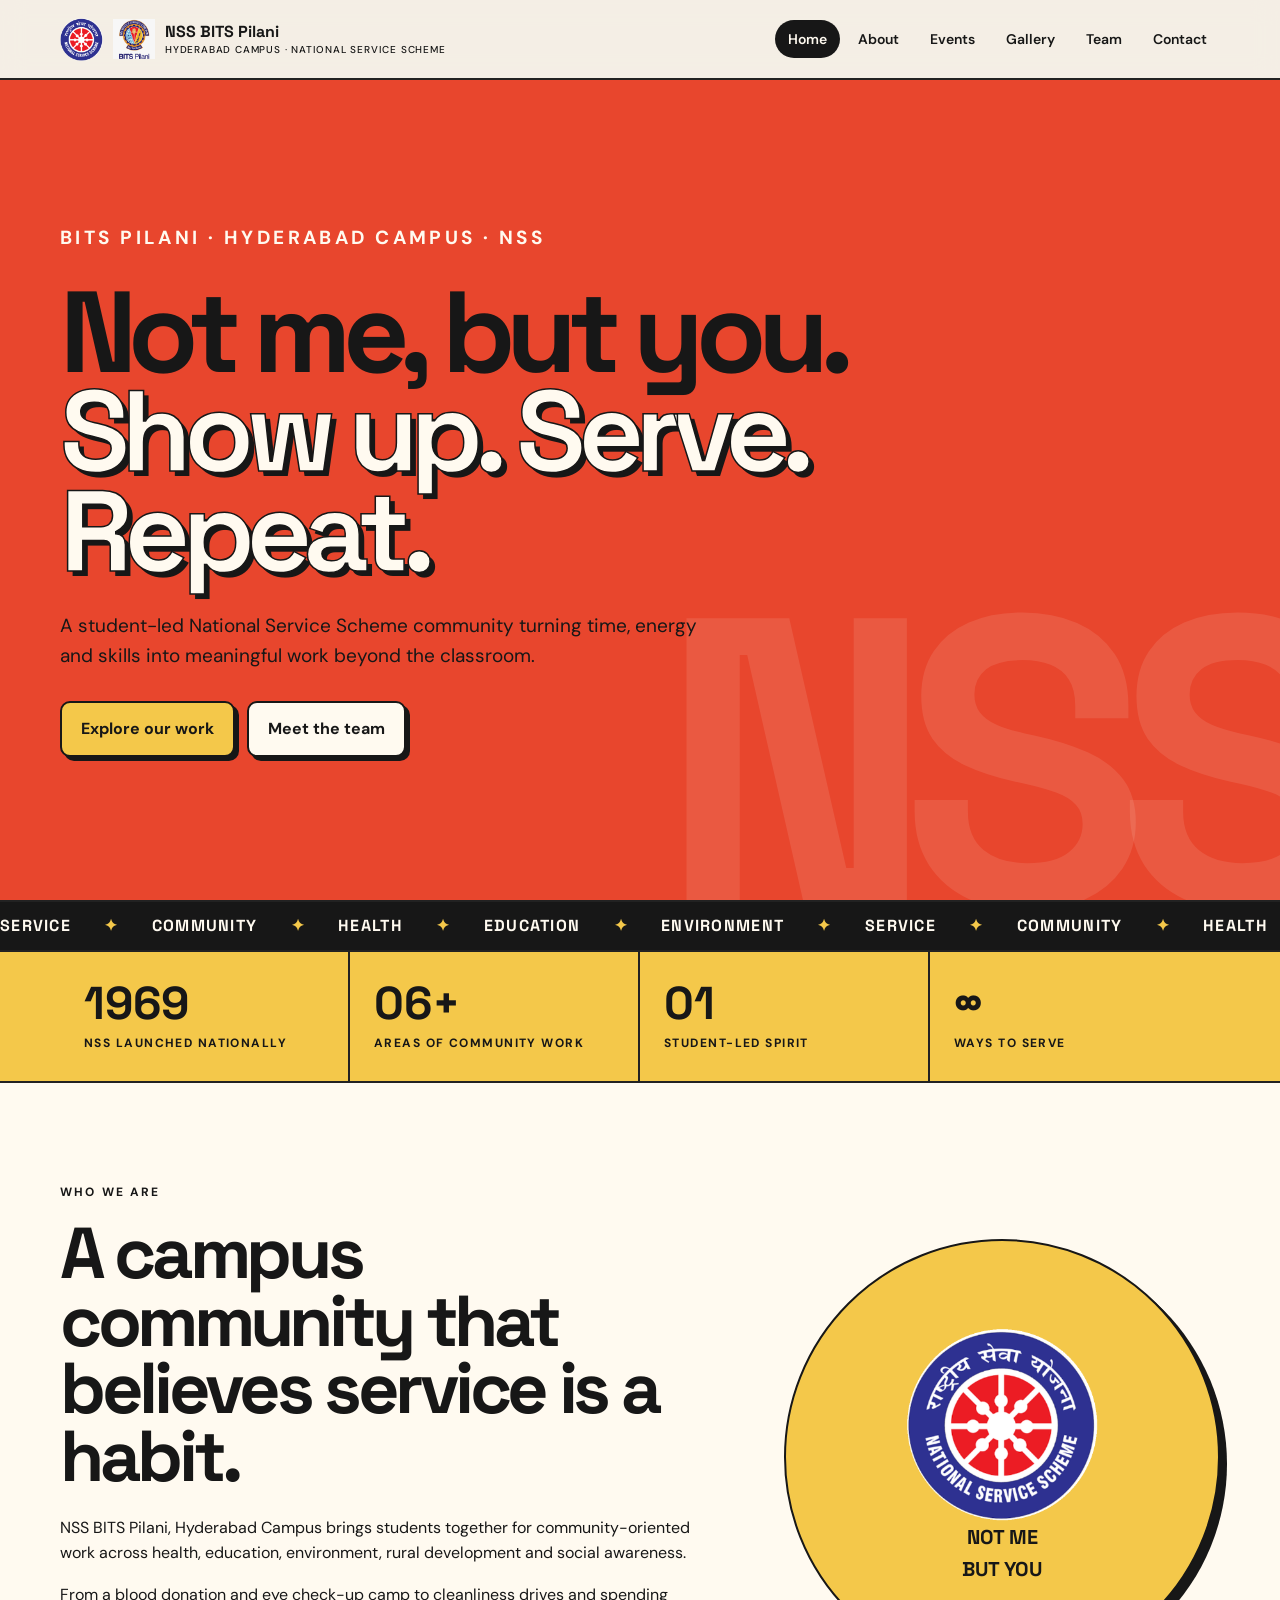
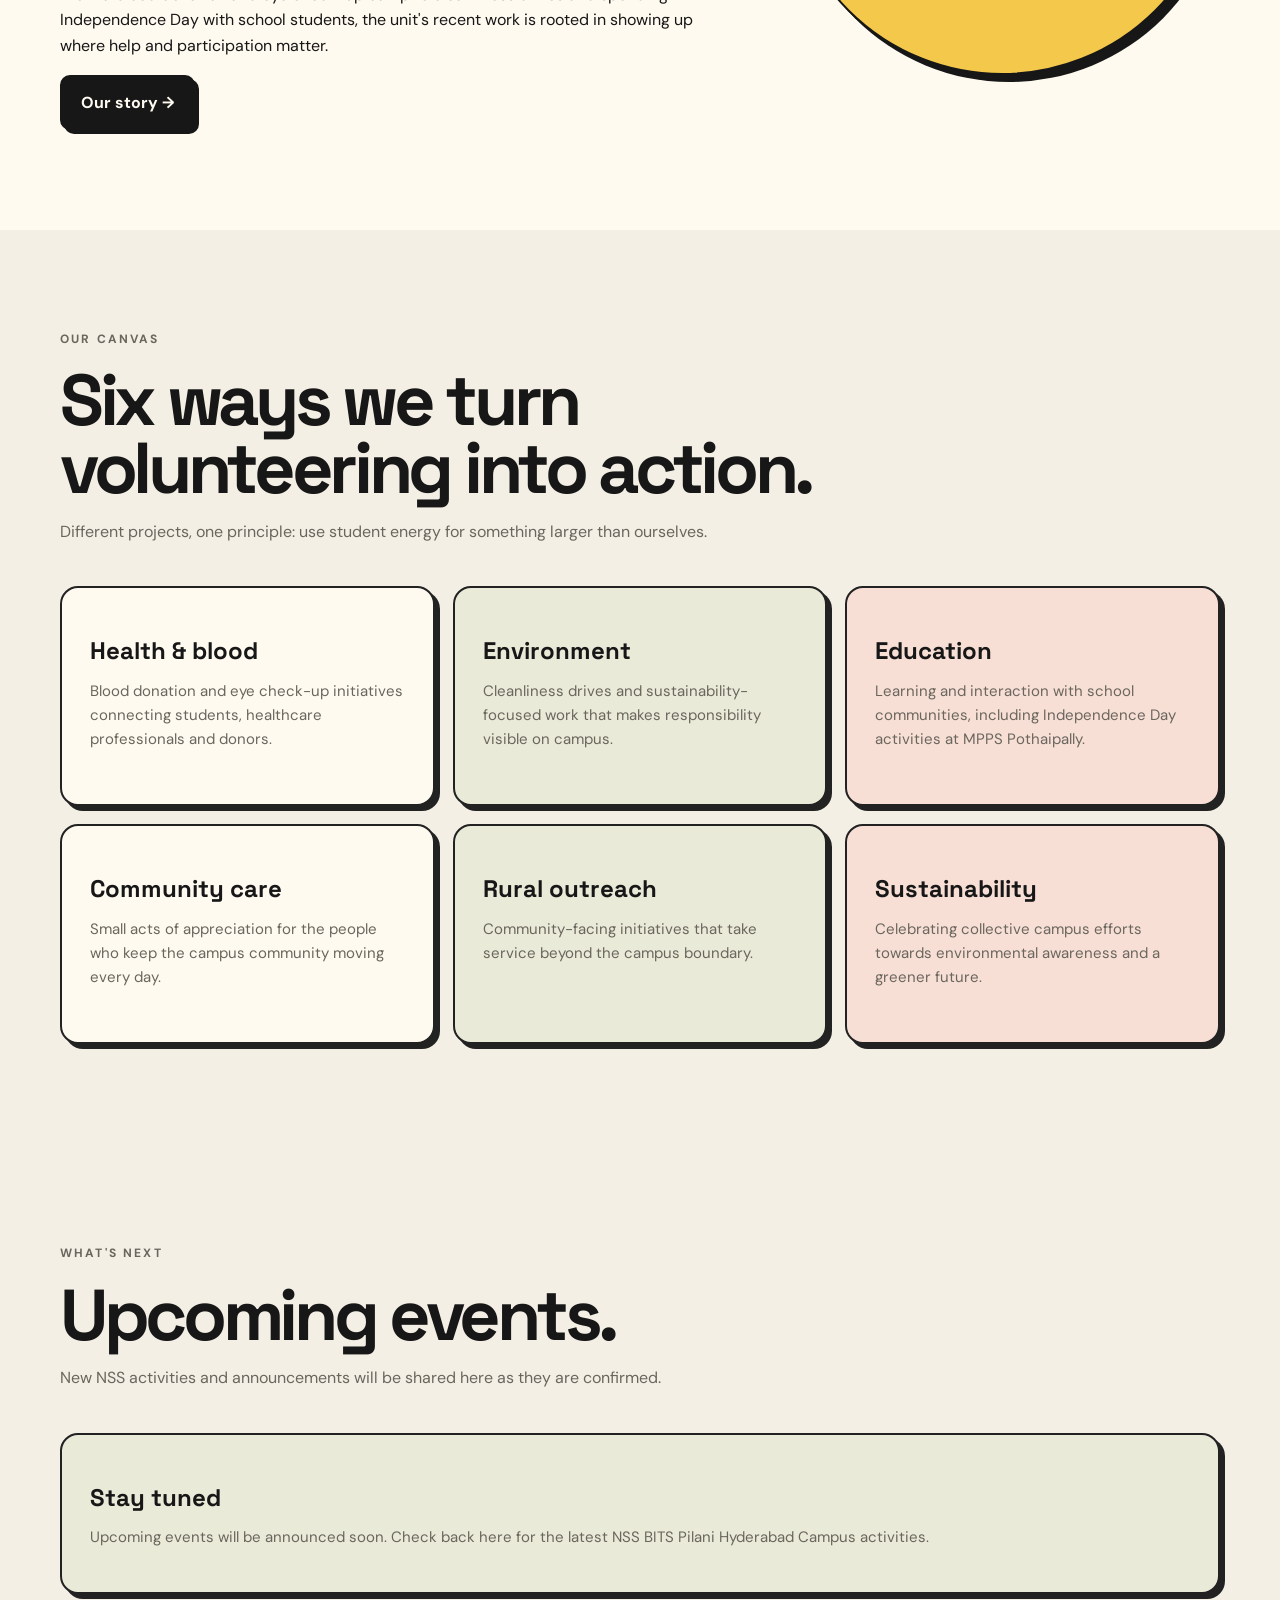
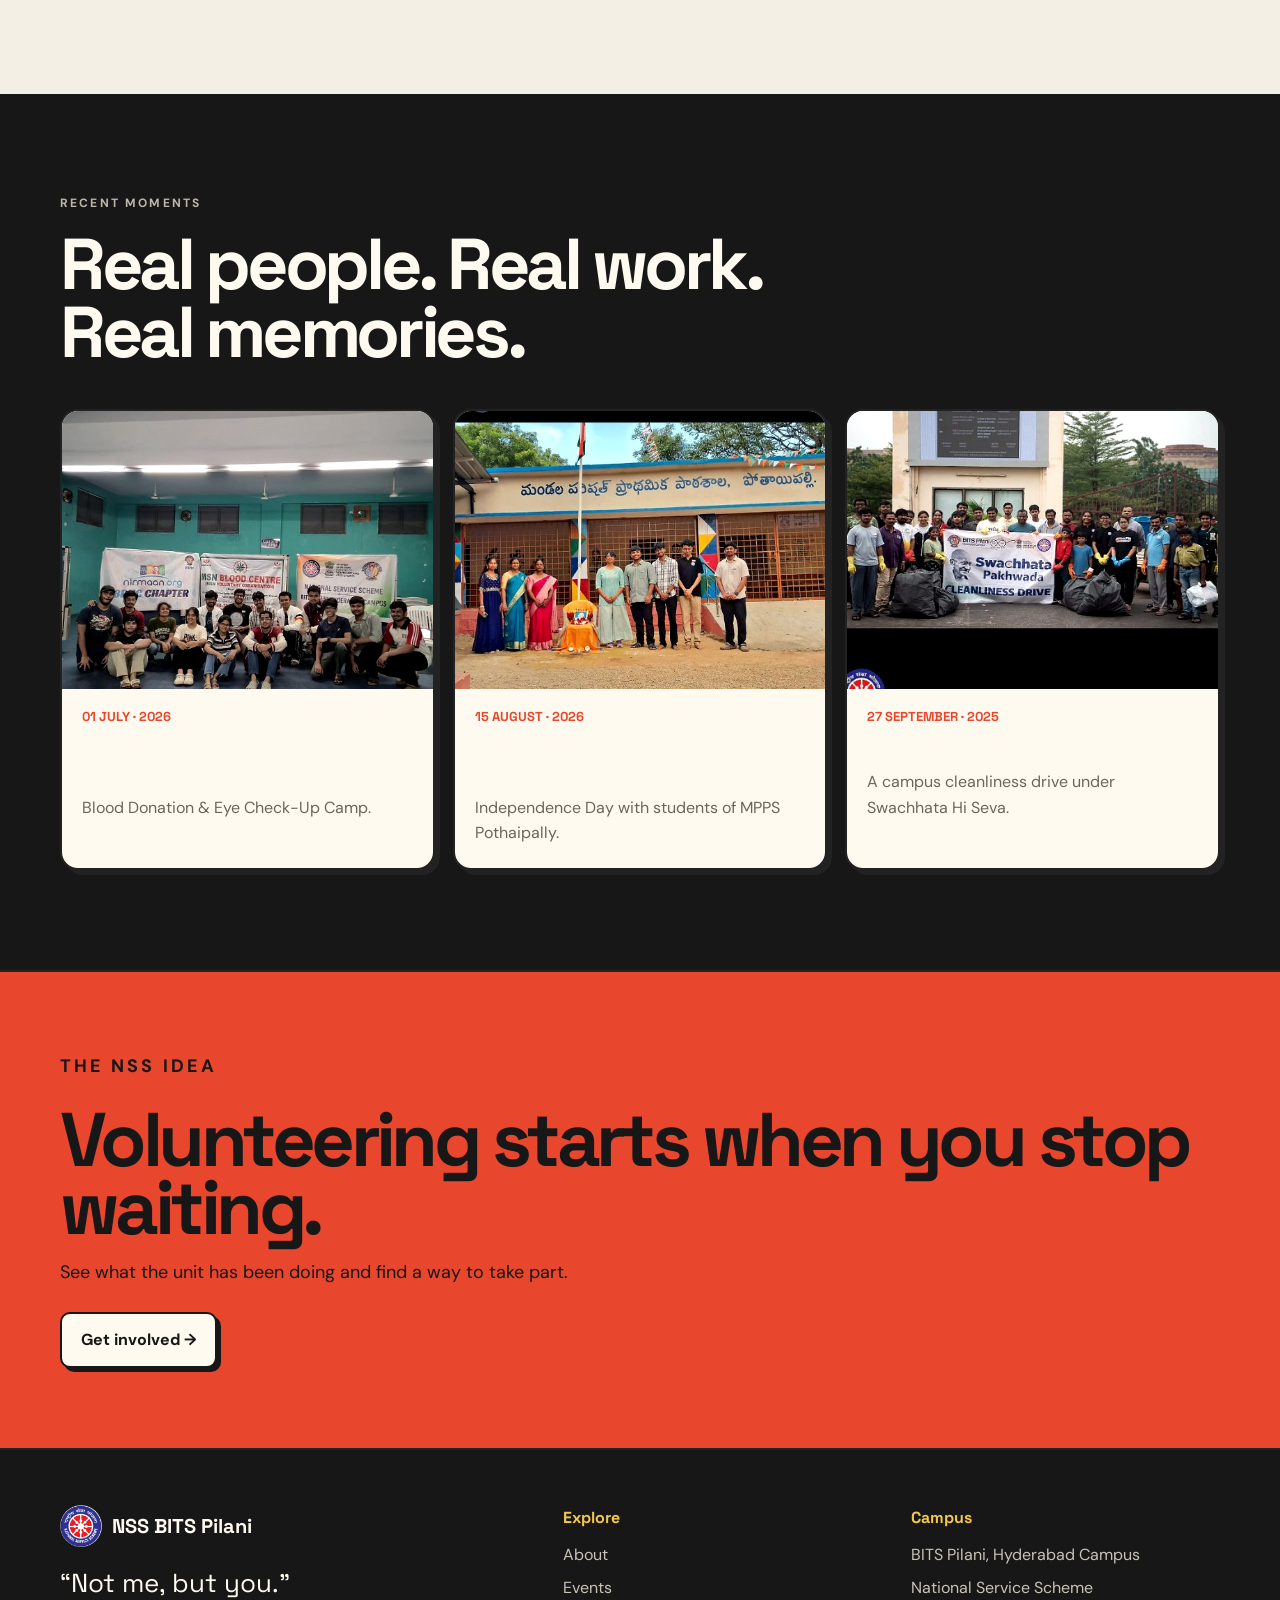
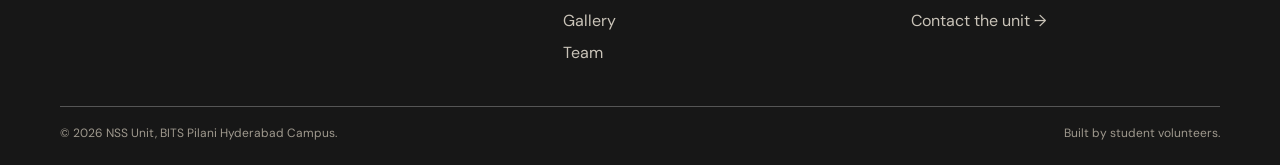
<file: redupdate15/index.html>
<!doctype html><html lang="en"><head><meta charset="utf-8"><meta name="viewport" content="width=device-width,initial-scale=1"><title>NSS BITS Pilani — Hyderabad Campus</title><meta name="description" content="NSS BITS Pilani, Hyderabad Campus — service, community, health, education and environment."><link rel="stylesheet" href="css/style.css"></head><body>
<nav class="nav"><div class="nav__inner container"><a class="nav__brand" href="index.html"><img class="wheel-mark" src="images/nss-logo.png" alt="NSS emblem"><img class="college-mark" src="images/bits-pilani-logo.png" alt="BITS Pilani"><span class="nav__wordmark">NSS BITS Pilani<small>Hyderabad Campus · National Service Scheme</small></span></a><ul class="nav__links"><li><a aria-current="page" href="index.html">Home</a></li><li><a href="about.html">About</a></li><li><a href="events.html">Events</a></li><li><a href="gallery.html">Gallery</a></li><li><a href="team.html">Team</a></li><li><a href="contact.html">Contact</a></li></ul><button class="nav__toggle" aria-label="Menu" aria-expanded="false"><span></span><span></span><span></span></button></div></nav>
<header class="hero"><div class="hero__inner"><p class="eyebrow">BITS Pilani · Hyderabad Campus · NSS</p><h1>Not me, but you.<em>Show up. Serve. Repeat.</em></h1><p>A student-led National Service Scheme community turning time, energy and skills into meaningful work beyond the classroom.</p><div class="hero__ctas"><a class="btn btn--primary" href="events.html">Explore our work</a><a class="btn btn--light" href="team.html">Meet the team</a></div></div></header>
<div class="ticker"><div class="ticker__track">SERVICE <span>✦</span> COMMUNITY <span>✦</span> HEALTH <span>✦</span> EDUCATION <span>✦</span> ENVIRONMENT <span>✦</span> SERVICE <span>✦</span> COMMUNITY <span>✦</span> HEALTH <span>✦</span> EDUCATION <span>✦</span> ENVIRONMENT <span>✦</span></div></div>
<section class="stats"><div class="stats__grid"><div class="stat"><div class="stat__num">1969</div><div class="stat__label">NSS launched nationally</div></div><div class="stat"><div class="stat__num">06+</div><div class="stat__label">Areas of community work</div></div><div class="stat"><div class="stat__num">01</div><div class="stat__label">Student-led spirit</div></div><div class="stat"><div class="stat__num">∞</div><div class="stat__label">Ways to serve</div></div></div></section>
<section class="section section--cream"><div class="container split"><div class="split__text reveal"><p class="eyebrow">Who we are</p><h2>A campus community that believes service is a habit.</h2><p>NSS BITS Pilani, Hyderabad Campus brings students together for community-oriented work across health, education, environment, rural development and social awareness.</p><p>From a blood donation and eye check-up camp to cleanliness drives and spending Independence Day with school students, the unit's recent work is rooted in showing up where help and participation matter.</p><a class="btn btn--dark" href="about.html">Our story →</a></div><div class="stamp reveal"><div><img src="images/nss-logo.png" alt="NSS emblem"><strong>Not Me<br>But You</strong></div></div></div></section>
<section class="section"><div class="container"><div class="section__head reveal"><p class="eyebrow">Our canvas</p><h2>Six ways we turn volunteering into action.</h2><p>Different projects, one principle: use student energy for something larger than ourselves.</p></div><div class="grid-cards"><article class="card reveal"><h3>Health & blood</h3><p>Blood donation and eye check-up initiatives connecting students, healthcare professionals and donors.</p></article><article class="card reveal"><h3>Environment</h3><p>Cleanliness drives and sustainability-focused work that makes responsibility visible on campus.</p></article><article class="card reveal"><h3>Education</h3><p>Learning and interaction with school communities, including Independence Day activities at MPPS Pothaipally.</p></article><article class="card reveal"><h3>Community care</h3><p>Small acts of appreciation for the people who keep the campus community moving every day.</p></article><article class="card reveal"><h3>Rural outreach</h3><p>Community-facing initiatives that take service beyond the campus boundary.</p></article><article class="card reveal"><h3>Sustainability</h3><p>Celebrating collective campus efforts towards environmental awareness and a greener future.</p></article></div></div></section>
<section class="section"><div class="container"><div class="section__head reveal"><p class="eyebrow">What's next</p><h2>Upcoming events.</h2><p>New NSS activities and announcements will be shared here as they are confirmed.</p></div><div class="card reveal" style="min-height:auto"><h3>Stay tuned</h3><p>Upcoming events will be announced soon. Check back here for the latest NSS BITS Pilani Hyderabad Campus activities.</p></div></div></section><section class="section section--dark"><div class="container"><div class="section__head reveal"><p class="eyebrow">Recent moments</p><h2>Real people. Real work. Real memories.</h2></div><div class="event-preview-grid"><a class="event-preview-card reveal" href="events.html"><img class="event-preview-card__image" src="images/blood-eye-camp.jpg" alt="Blood donation camp"><div class="event-preview-card__date">01 July · 2026</div><div class="event-preview-card__body"><h3>A Step towards Healthier Community</h3><p>Blood Donation & Eye Check-Up Camp.</p></div></a><a class="event-preview-card reveal" href="events.html"><img class="event-preview-card__image" src="images/independence-school.jpg" alt="Students and volunteers at school"><div class="event-preview-card__date">15 August · 2026</div><div class="event-preview-card__body"><h3>Freedom Beyond the Campus</h3><p>Independence Day with students of MPPS Pothaipally.</p></div></a><a class="event-preview-card reveal" href="events.html"><img class="event-preview-card__image" src="images/swachhata-group.jpg" alt="Cleanliness drive group"><div class="event-preview-card__date">27 September · 2025</div><div class="event-preview-card__body"><h3>Swachhata Pakhwada</h3><p>A campus cleanliness drive under Swachhata Hi Seva.</p></div></a></div></div></section>
<section class="cta-band"><div class="container"><p class="eyebrow">The NSS idea</p><h2>Volunteering starts when you stop waiting.</h2><p>See what the unit has been doing and find a way to take part.</p><a class="btn btn--light" href="contact.html">Get involved →</a></div></section>
<footer class="footer"><div class="container"><div class="footer__top"><div><div class="footer__brand"><img class="wheel-mark" src="images/nss-logo.png" alt="NSS emblem"><span>NSS BITS Pilani</span></div><p class="motto">“Not me, but you.”</p></div><div><h4>Explore</h4><ul><li><a href="about.html">About</a></li><li><a href="events.html">Events</a></li><li><a href="gallery.html">Gallery</a></li><li><a href="team.html">Team</a></li></ul></div><div><h4>Campus</h4><ul><li>BITS Pilani, Hyderabad Campus</li><li>National Service Scheme</li><li><a href="contact.html">Contact the unit →</a></li></ul></div></div><div class="footer__bottom"><span>© <span id="year"></span> NSS Unit, BITS Pilani Hyderabad Campus.</span><span>Built by student volunteers.</span></div></div></footer><script src="js/main.js"></script></body></html>
</file>
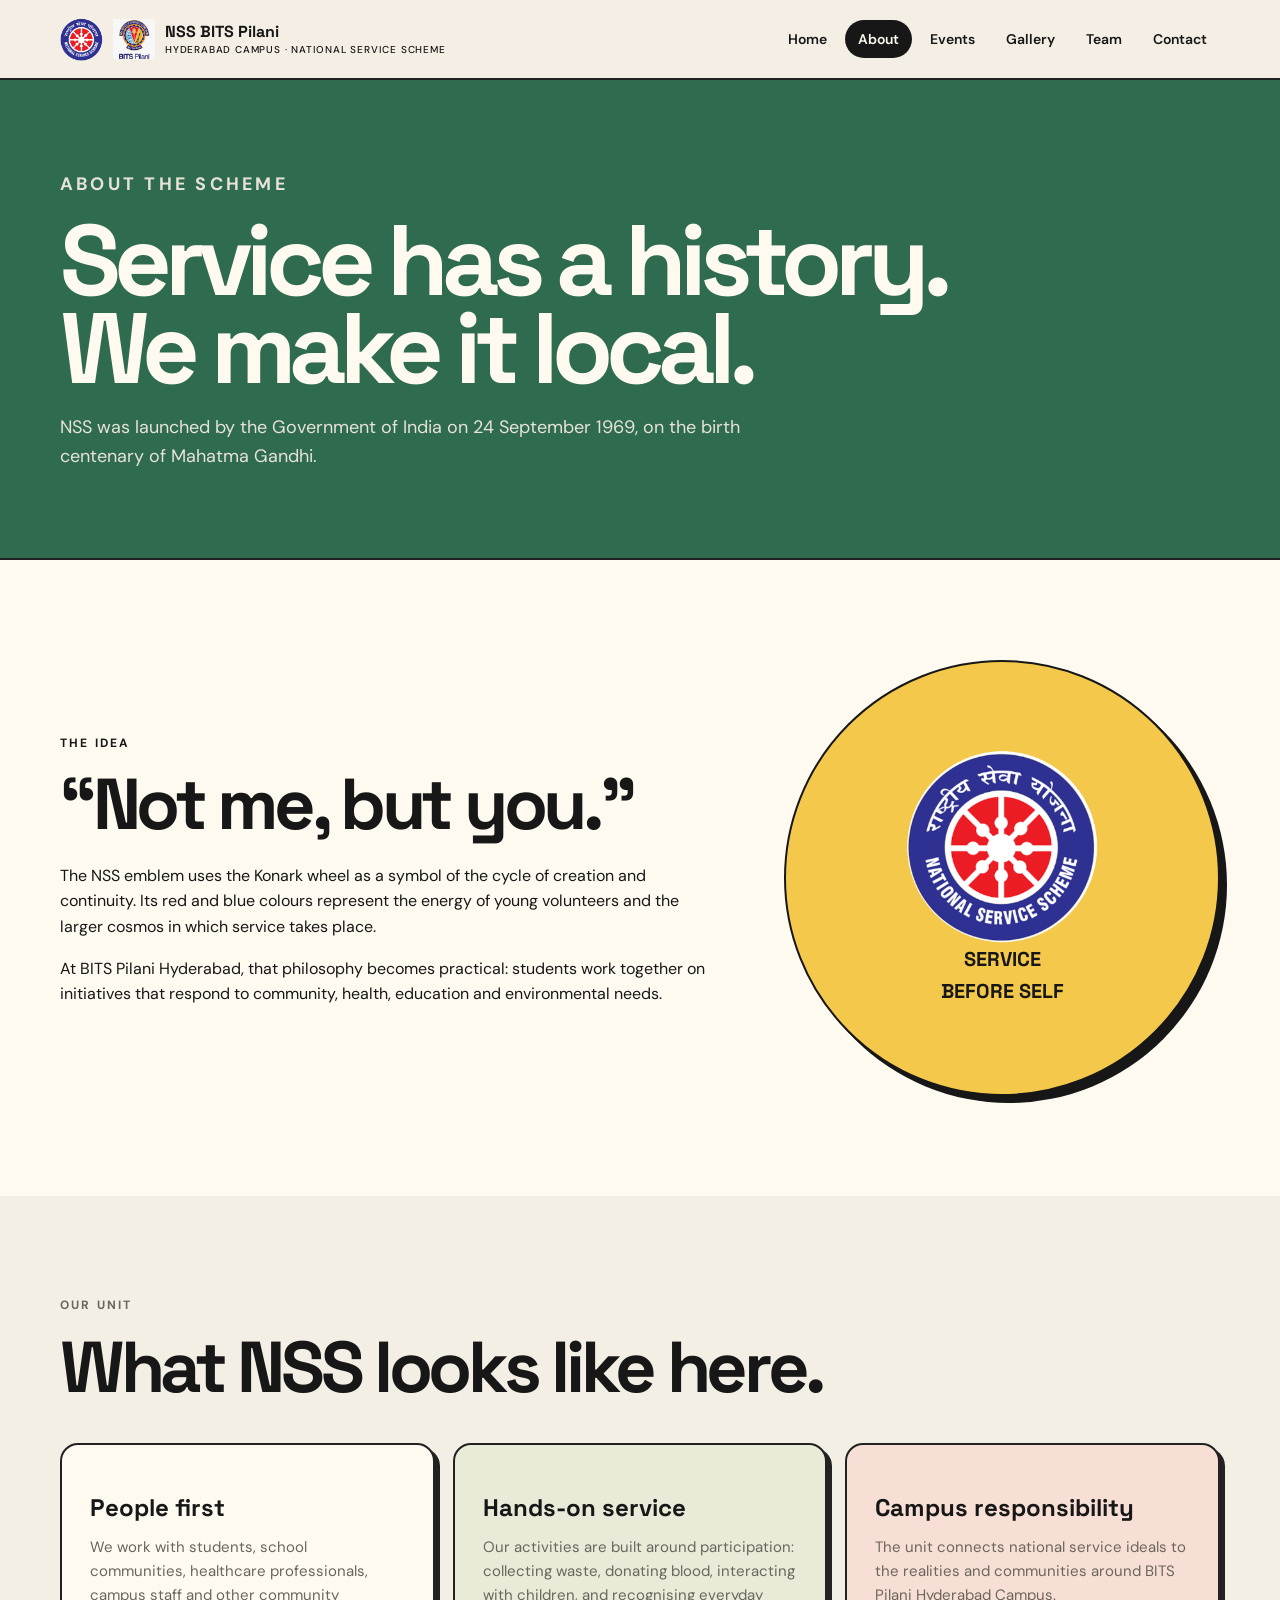
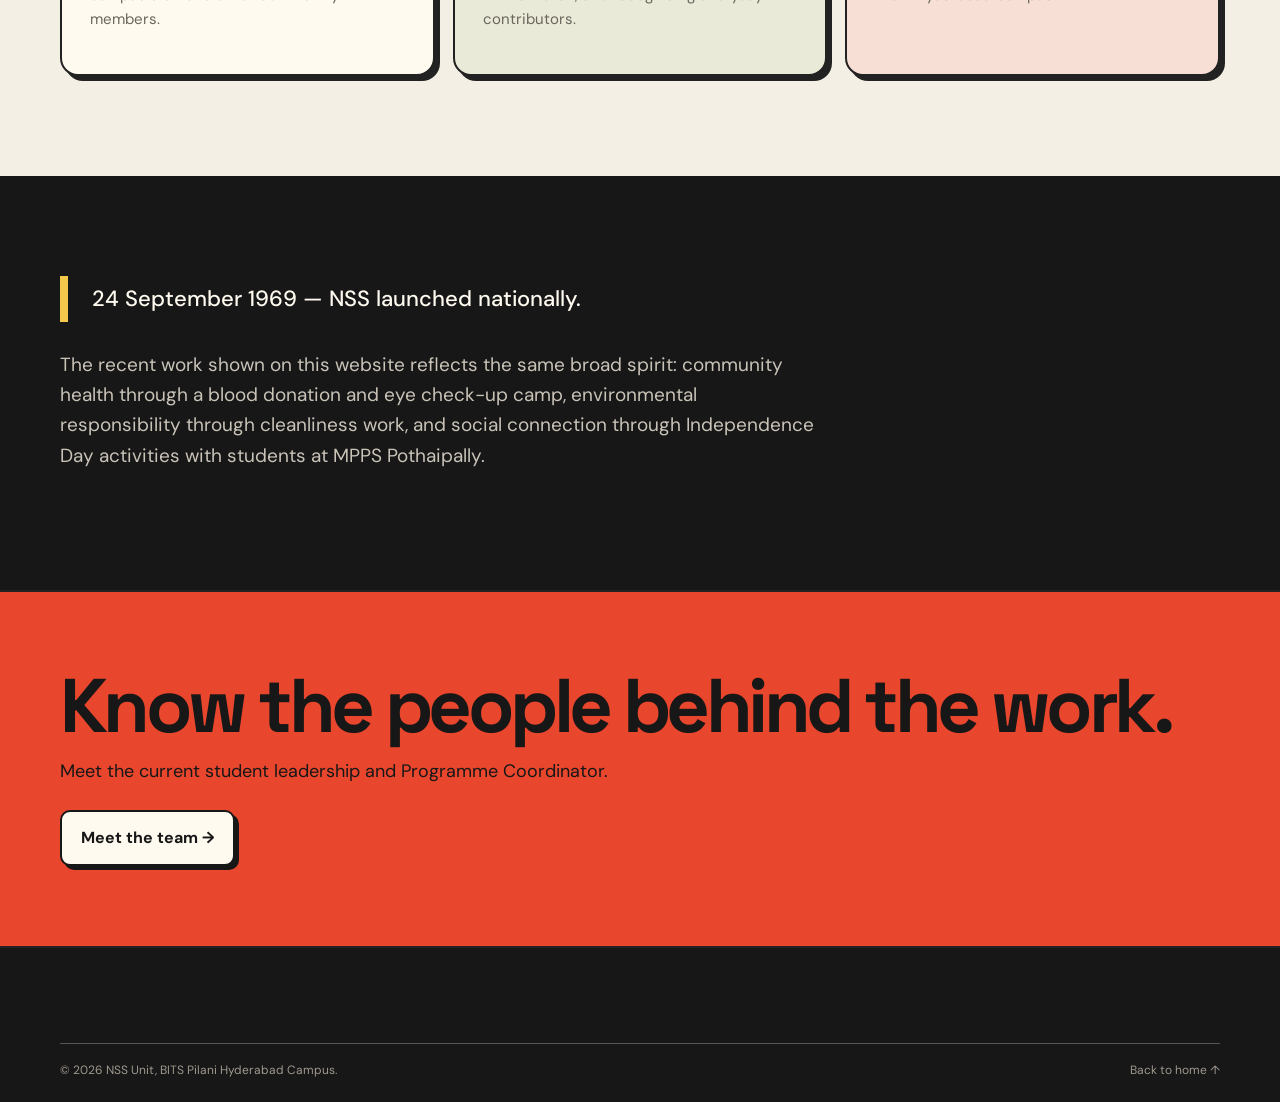
<file: redupdate15/about.html>
<!doctype html><html lang="en"><head><meta charset="utf-8"><meta name="viewport" content="width=device-width,initial-scale=1"><title>About — NSS BITS Pilani Hyderabad</title><link rel="stylesheet" href="css/style.css"></head><body>
<nav class="nav"><div class="nav__inner container"><a class="nav__brand" href="index.html"><img class="wheel-mark" src="images/nss-logo.png" alt="NSS emblem"><img class="college-mark" src="images/bits-pilani-logo.png" alt="BITS Pilani"><span class="nav__wordmark">NSS BITS Pilani<small>Hyderabad Campus · National Service Scheme</small></span></a><ul class="nav__links"><li><a href="index.html">Home</a></li><li><a aria-current="page" href="about.html">About</a></li><li><a href="events.html">Events</a></li><li><a href="gallery.html">Gallery</a></li><li><a href="team.html">Team</a></li><li><a href="contact.html">Contact</a></li></ul><button class="nav__toggle" aria-label="Menu" aria-expanded="false"><span></span><span></span><span></span></button></div></nav>
<header class="page-header"><div class="container"><p class="eyebrow">About the scheme</p><h1>Service has a history. We make it local.</h1><p>NSS was launched by the Government of India on 24 September 1969, on the birth centenary of Mahatma Gandhi.</p></div></header>
<section class="section section--cream"><div class="container split"><div class="split__text reveal"><p class="eyebrow">The idea</p><h2>“Not me, but you.”</h2><p>The NSS emblem uses the Konark wheel as a symbol of the cycle of creation and continuity. Its red and blue colours represent the energy of young volunteers and the larger cosmos in which service takes place.</p><p>At BITS Pilani Hyderabad, that philosophy becomes practical: students work together on initiatives that respond to community, health, education and environmental needs.</p></div><div class="stamp reveal"><div><img src="images/nss-logo.png" alt="NSS emblem"><strong>Service<br>Before Self</strong></div></div></div></section>
<section class="section"><div class="container"><div class="section__head reveal"><p class="eyebrow">Our unit</p><h2>What NSS looks like here.</h2></div><div class="grid-cards"><article class="card reveal"><h3>People first</h3><p>We work with students, school communities, healthcare professionals, campus staff and other community members.</p></article><article class="card reveal"><h3>Hands-on service</h3><p>Our activities are built around participation: collecting waste, donating blood, interacting with children, and recognising everyday contributors.</p></article><article class="card reveal"><h3>Campus responsibility</h3><p>The unit connects national service ideals to the realities and communities around BITS Pilani Hyderabad Campus.</p></article></div></div></section>
<section class="section section--dark"><div class="container"><div class="timeline-note" style="color:var(--cream);border-color:var(--yellow)">24 September 1969 — NSS launched nationally.</div><p class="reveal" style="max-width:760px;color:#c9c3b8;font-size:19px">The recent work shown on this website reflects the same broad spirit: community health through a blood donation and eye check-up camp, environmental responsibility through cleanliness work, and social connection through Independence Day activities with students at MPPS Pothaipally.</p></div></section>
<section class="cta-band"><div class="container"><h2>Know the people behind the work.</h2><p>Meet the current student leadership and Programme Coordinator.</p><a class="btn btn--light" href="team.html">Meet the team →</a></div></section><footer class="footer"><div class="container"><div class="footer__bottom"><span>© <span id="year"></span> NSS Unit, BITS Pilani Hyderabad Campus.</span><a href="index.html">Back to home ↑</a></div></div></footer><script src="js/main.js"></script></body></html>
</file>
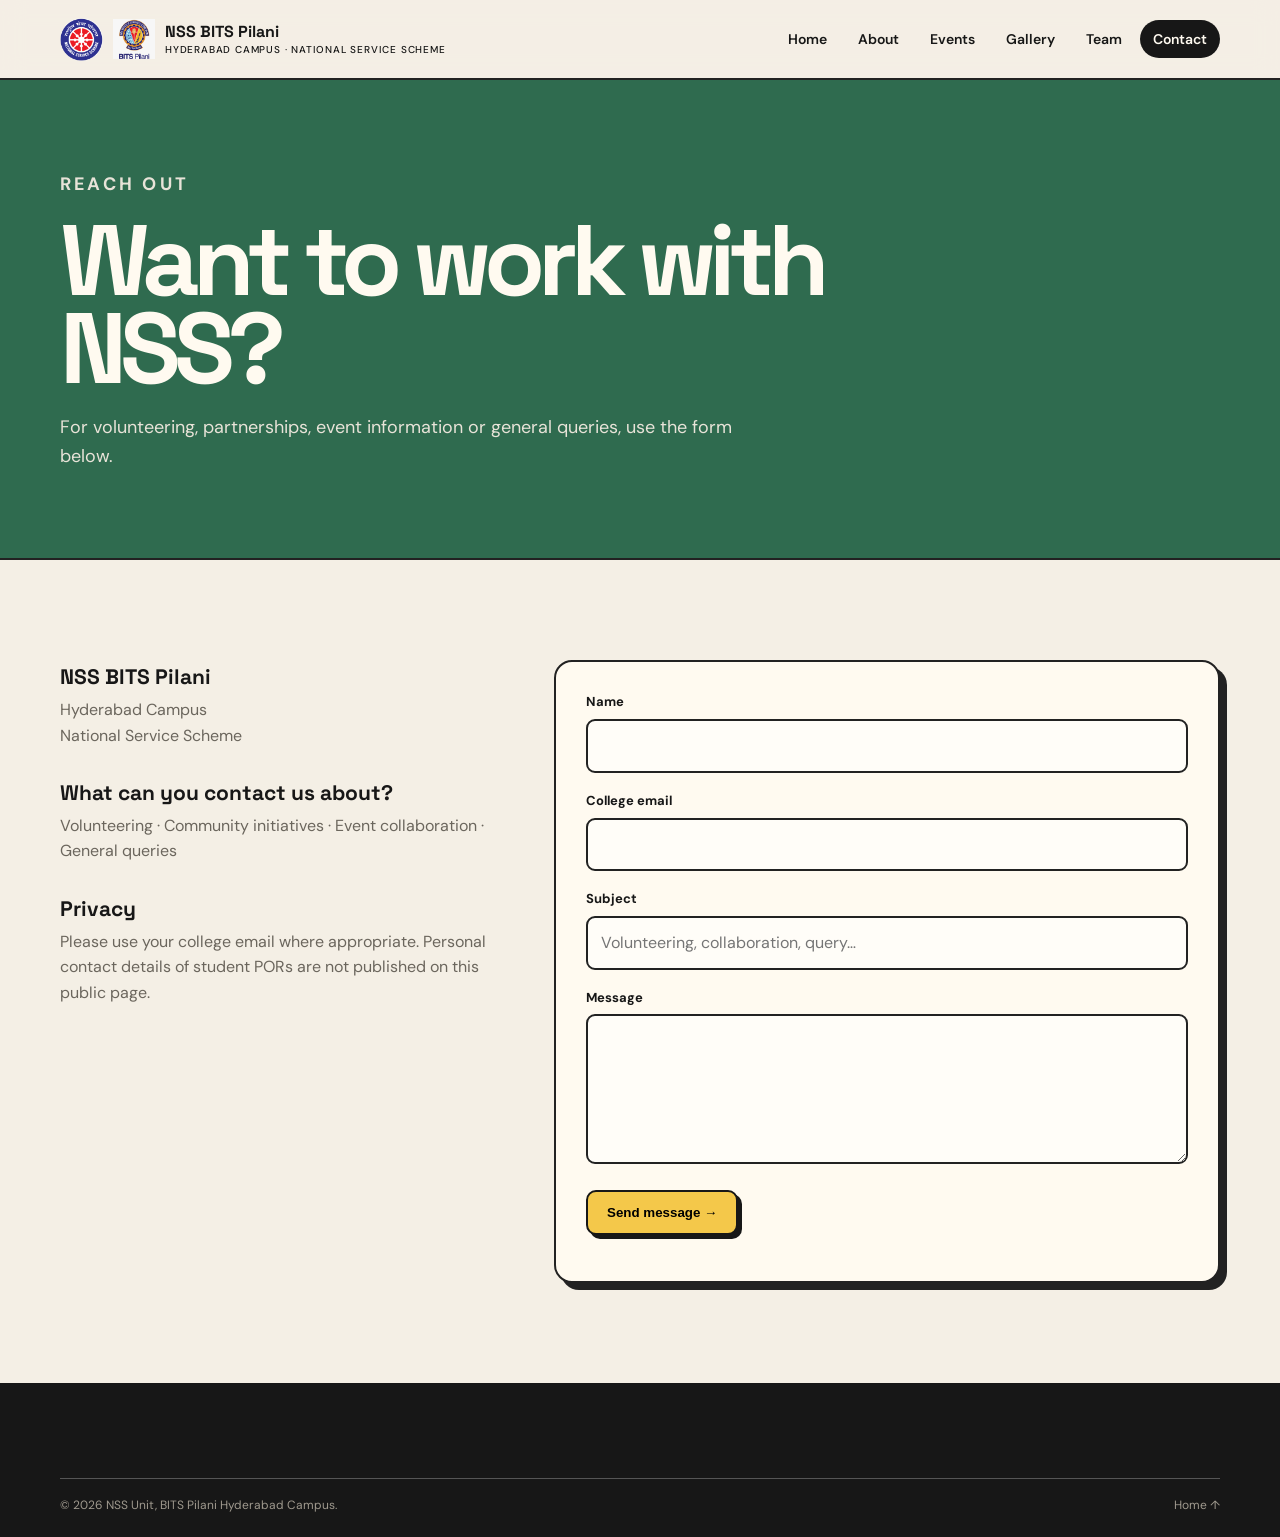
<file: redupdate15/contact.html>
<!doctype html><html lang="en"><head><meta charset="utf-8"><meta name="viewport" content="width=device-width,initial-scale=1"><title>Contact — NSS BITS Pilani Hyderabad</title><link rel="stylesheet" href="css/style.css"></head><body>
<nav class="nav"><div class="nav__inner container"><a class="nav__brand" href="index.html"><img class="wheel-mark" src="images/nss-logo.png" alt="NSS emblem"><img class="college-mark" src="images/bits-pilani-logo.png" alt="BITS Pilani"><span class="nav__wordmark">NSS BITS Pilani<small>Hyderabad Campus · National Service Scheme</small></span></a><ul class="nav__links"><li><a href="index.html">Home</a></li><li><a href="about.html">About</a></li><li><a href="events.html">Events</a></li><li><a href="gallery.html">Gallery</a></li><li><a href="team.html">Team</a></li><li><a aria-current="page" href="contact.html">Contact</a></li></ul><button class="nav__toggle" aria-label="Menu" aria-expanded="false"><span></span><span></span><span></span></button></div></nav>
<header class="page-header"><div class="container"><p class="eyebrow">Reach out</p><h1>Want to work with NSS?</h1><p>For volunteering, partnerships, event information or general queries, use the form below.</p></div></header>
<section class="section"><div class="container contact-grid"><div class="contact-info reveal"><h3>NSS BITS Pilani</h3><p>Hyderabad Campus<br>National Service Scheme</p><h3>What can you contact us about?</h3><p>Volunteering · Community initiatives · Event collaboration · General queries</p><h3>Privacy</h3><p>Please use your college email where appropriate. Personal contact details of student PORs are not published on this public page.</p></div><div class="contact-form reveal"><form id="contact-form"><div class="form-field"><label for="name">Name</label><input id="name" name="name" required></div><div class="form-field"><label for="email">College email</label><input id="email" name="email" type="email" required></div><div class="form-field"><label for="subject">Subject</label><input id="subject" name="subject" placeholder="Volunteering, collaboration, query…" required></div><div class="form-field"><label for="message">Message</label><textarea id="message" name="message" required></textarea></div><button class="btn btn--primary" type="submit">Send message →</button><p id="form-status" class="form-status"></p></form></div></div></section>
<footer class="footer"><div class="container"><div class="footer__bottom"><span>© <span id="year"></span> NSS Unit, BITS Pilani Hyderabad Campus.</span><a href="index.html">Home ↑</a></div></div></footer><script src="js/main.js"></script></body></html>
</file>
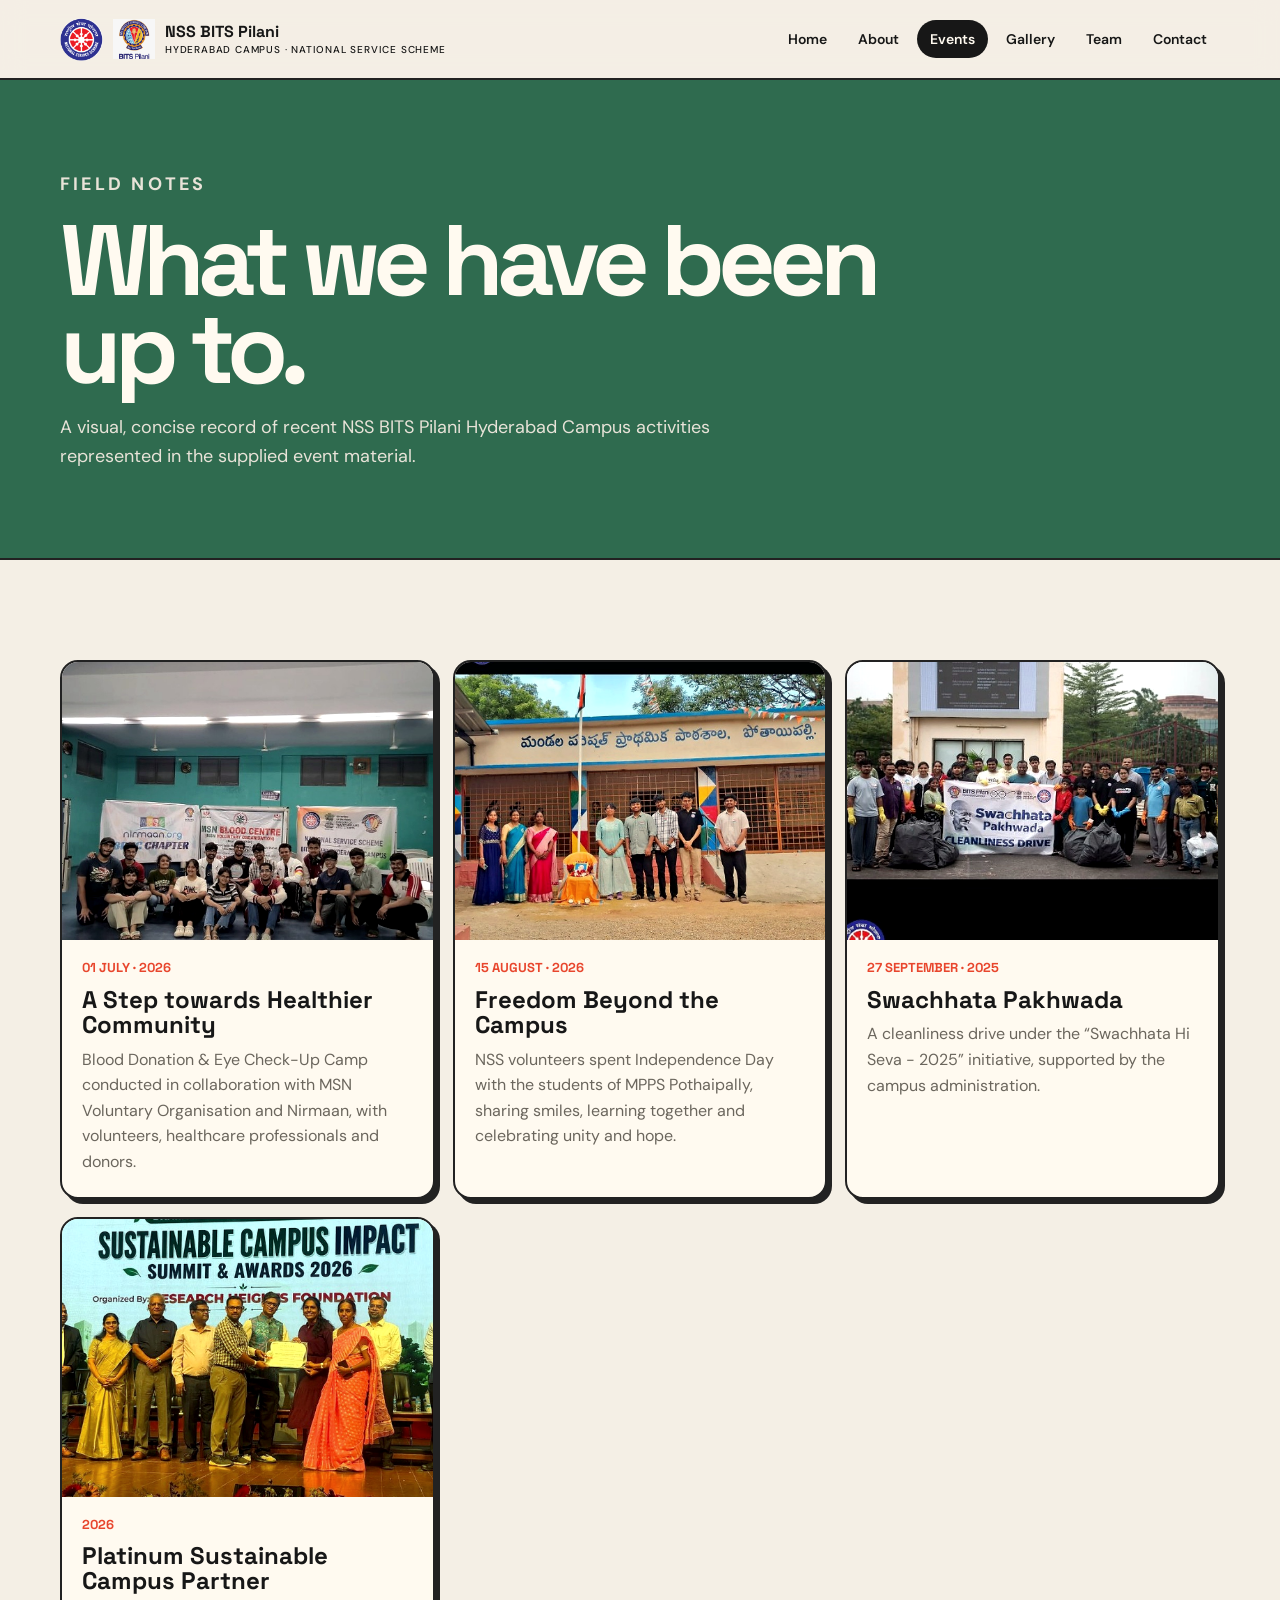
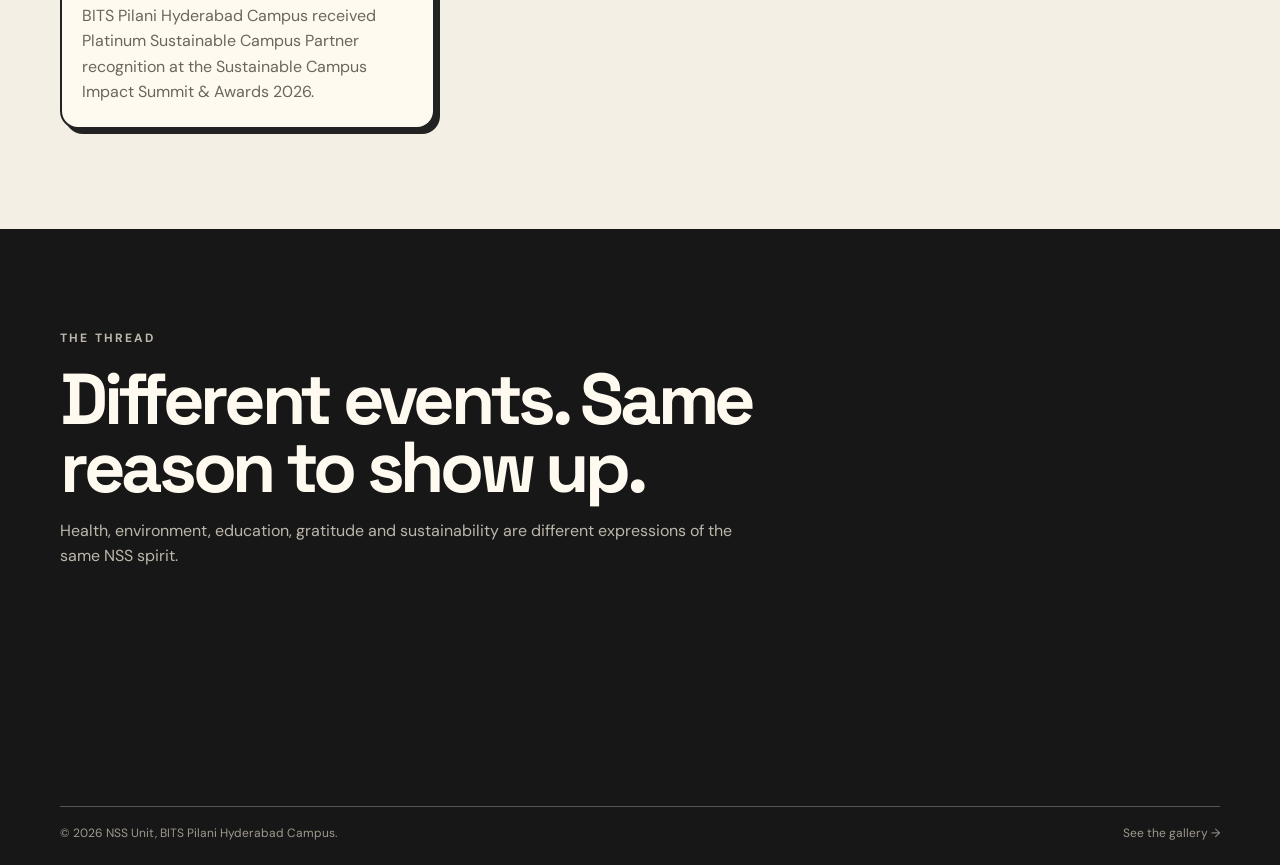
<file: redupdate15/events.html>
<!doctype html><html lang="en"><head><meta charset="utf-8"><meta name="viewport" content="width=device-width,initial-scale=1"><title>Events — NSS BITS Pilani Hyderabad</title><link rel="stylesheet" href="css/style.css"></head><body>
<nav class="nav"><div class="nav__inner container"><a class="nav__brand" href="index.html"><img class="wheel-mark" src="images/nss-logo.png" alt="NSS emblem"><img class="college-mark" src="images/bits-pilani-logo.png" alt="BITS Pilani"><span class="nav__wordmark">NSS BITS Pilani<small>Hyderabad Campus · National Service Scheme</small></span></a><ul class="nav__links"><li><a href="index.html">Home</a></li><li><a href="about.html">About</a></li><li><a aria-current="page" href="events.html">Events</a></li><li><a href="gallery.html">Gallery</a></li><li><a href="team.html">Team</a></li><li><a href="contact.html">Contact</a></li></ul><button class="nav__toggle" aria-label="Menu" aria-expanded="false"><span></span><span></span><span></span></button></div></nav>
<header class="page-header"><div class="container"><p class="eyebrow">Field notes</p><h1>What we have been up to.</h1><p>A visual, concise record of recent NSS BITS Pilani Hyderabad Campus activities represented in the supplied event material.</p></div></header>
<section class="section"><div class="container"><div class="event-preview-grid"><article class="event-preview-card reveal"><img class="event-preview-card__image" src="images/blood-eye-camp.jpg" alt="Blood donation and eye check-up camp"><div class="event-preview-card__date">01 July · 2026</div><div class="event-preview-card__body"><h3>A Step towards Healthier Community</h3><p>Blood Donation & Eye Check-Up Camp conducted in collaboration with MSN Voluntary Organisation and Nirmaan, with volunteers, healthcare professionals and donors.</p></div></article><article class="event-preview-card reveal"><img class="event-preview-card__image" src="images/independence-school.jpg" alt="Independence Day school activity"><div class="event-preview-card__date">15 August · 2026</div><div class="event-preview-card__body"><h3>Freedom Beyond the Campus</h3><p>NSS volunteers spent Independence Day with the students of MPPS Pothaipally, sharing smiles, learning together and celebrating unity and hope.</p></div></article><article class="event-preview-card reveal"><img class="event-preview-card__image" src="images/swachhata-group.jpg" alt="Swachhata Pakhwada cleanliness drive"><div class="event-preview-card__date">27 September · 2025</div><div class="event-preview-card__body"><h3>Swachhata Pakhwada</h3><p>A cleanliness drive under the “Swachhata Hi Seva - 2025” initiative, supported by the campus administration.</p></div></article><article class="event-preview-card reveal"><img class="event-preview-card__image" src="images/sustainable-campus-2026.jpg" alt="Sustainable Campus Impact Summit award"><div class="event-preview-card__date">2026</div><div class="event-preview-card__body"><h3>Platinum Sustainable Campus Partner</h3><p>BITS Pilani Hyderabad Campus received Platinum Sustainable Campus Partner recognition at the Sustainable Campus Impact Summit & Awards 2026.</p></div></article></div></div></section>
<section class="section section--dark"><div class="container"><div class="section__head"><p class="eyebrow">The thread</p><h2>Different events. Same reason to show up.</h2><p>Health, environment, education, gratitude and sustainability are different expressions of the same NSS spirit.</p></div></div></section><footer class="footer"><div class="container"><div class="footer__bottom"><span>© <span id="year"></span> NSS Unit, BITS Pilani Hyderabad Campus.</span><a href="gallery.html">See the gallery →</a></div></div></footer><script src="js/main.js"></script></body></html>
</file>
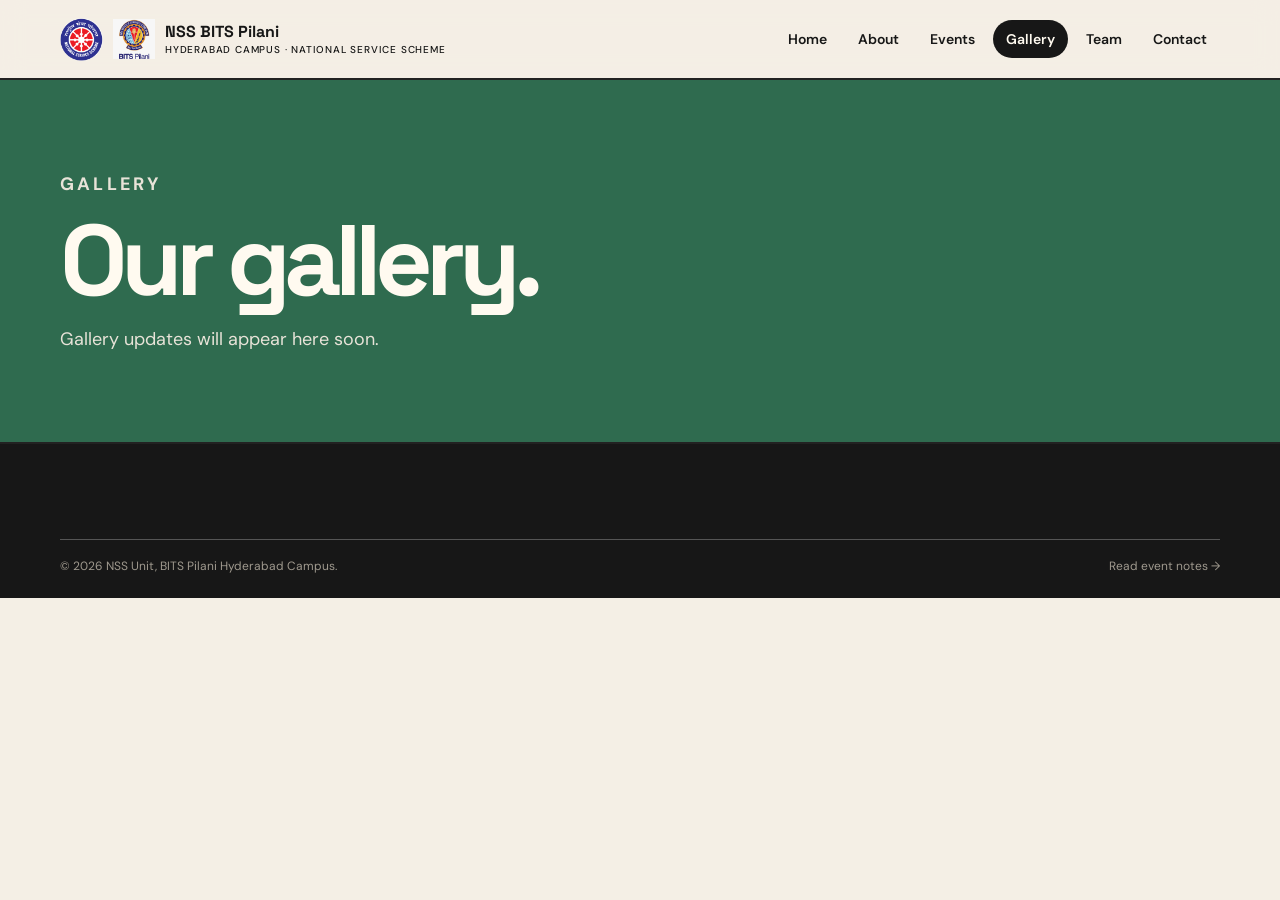
<file: redupdate15/gallery.html>
<!doctype html><html lang="en"><head><meta charset="utf-8"><meta name="viewport" content="width=device-width,initial-scale=1"><title>Gallery — NSS BITS Pilani Hyderabad</title><link rel="stylesheet" href="css/style.css"></head><body>
<nav class="nav"><div class="nav__inner container"><a class="nav__brand" href="index.html"><img class="wheel-mark" src="images/nss-logo.png" alt="NSS emblem"><img class="college-mark" src="images/bits-pilani-logo.png" alt="BITS Pilani"><span class="nav__wordmark">NSS BITS Pilani<small>Hyderabad Campus · National Service Scheme</small></span></a><ul class="nav__links"><li><a href="index.html">Home</a></li><li><a href="about.html">About</a></li><li><a href="events.html">Events</a></li><li><a aria-current="page" href="gallery.html">Gallery</a></li><li><a href="team.html">Team</a></li><li><a href="contact.html">Contact</a></li></ul><button class="nav__toggle" aria-label="Menu" aria-expanded="false"><span></span><span></span><span></span></button></div></nav>
<header class="page-header"><div class="container"><p class="eyebrow">Gallery</p><h1>Our gallery.</h1><p>Gallery updates will appear here soon.</p></div></header>

<footer class="footer"><div class="container"><div class="footer__bottom"><span>© <span id="year"></span> NSS Unit, BITS Pilani Hyderabad Campus.</span><a href="events.html">Read event notes →</a></div></div></footer><script src="js/main.js"></script></body></html>
</file>
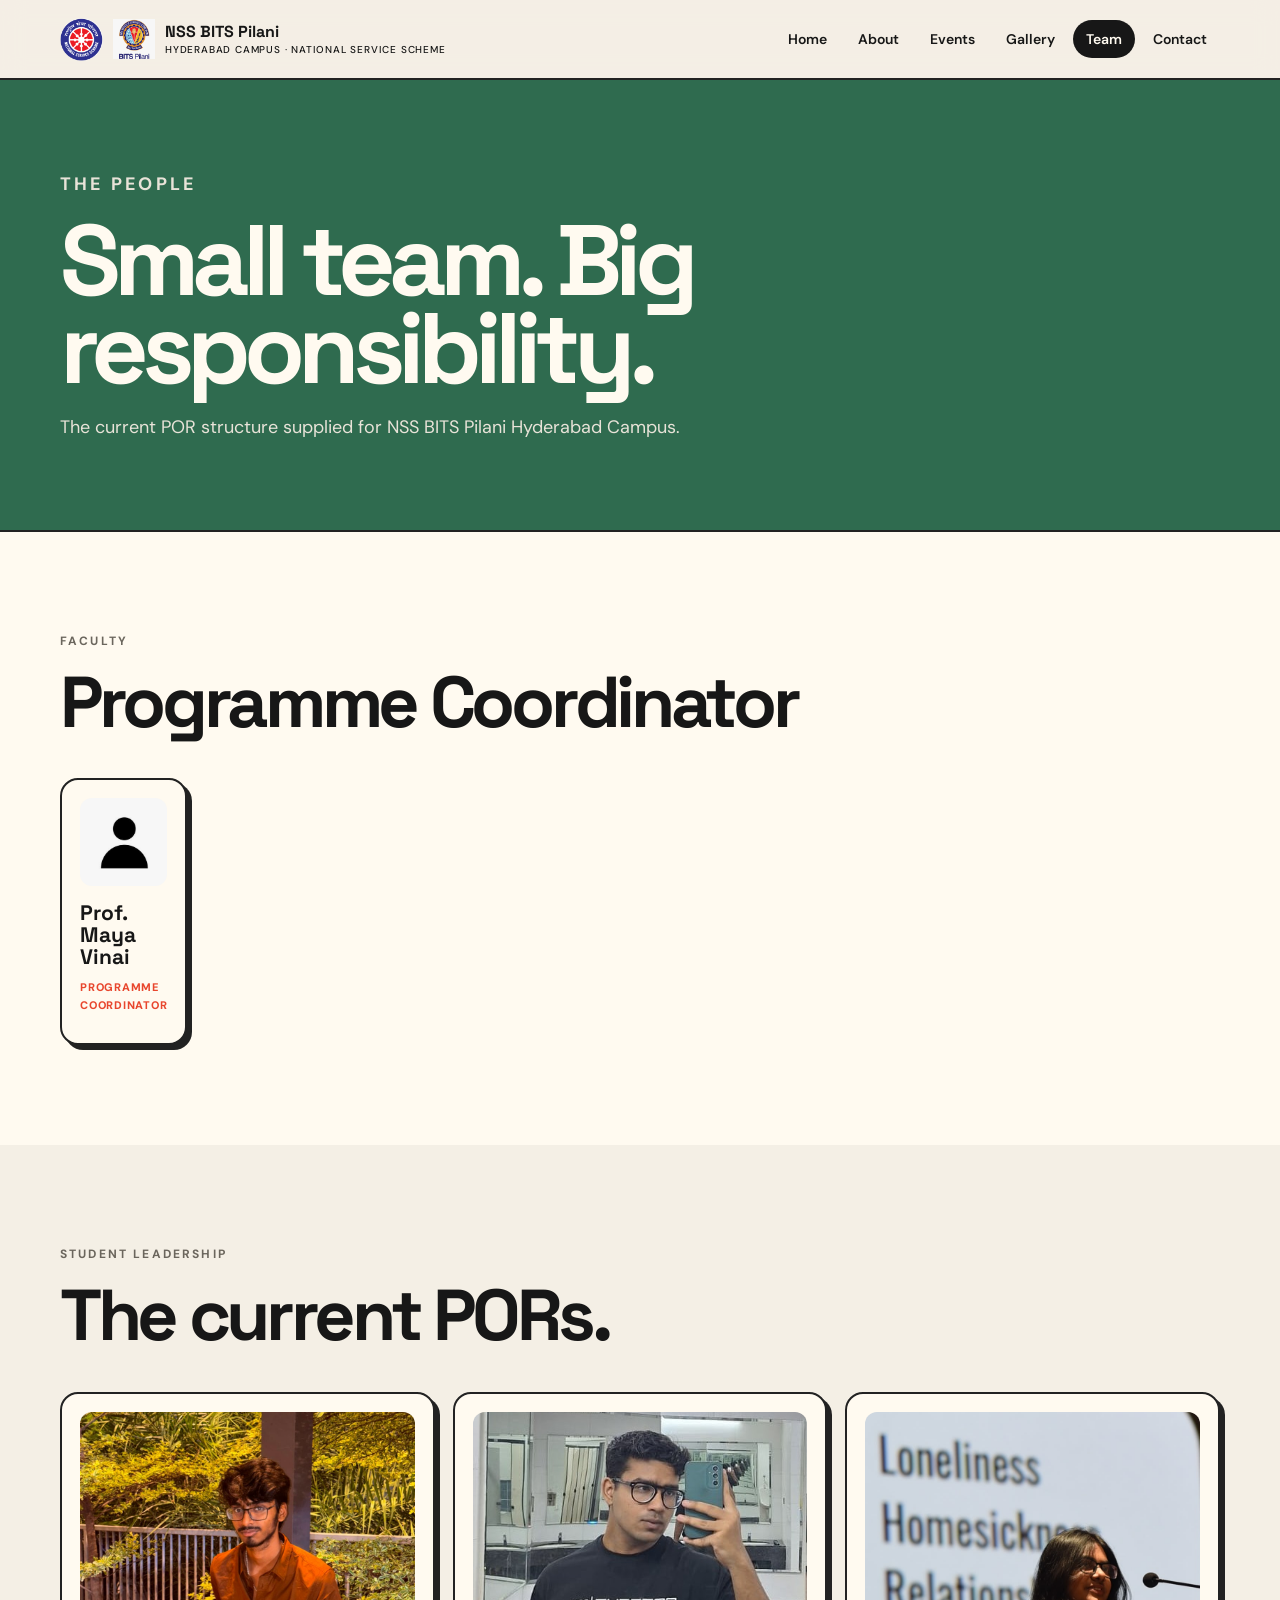
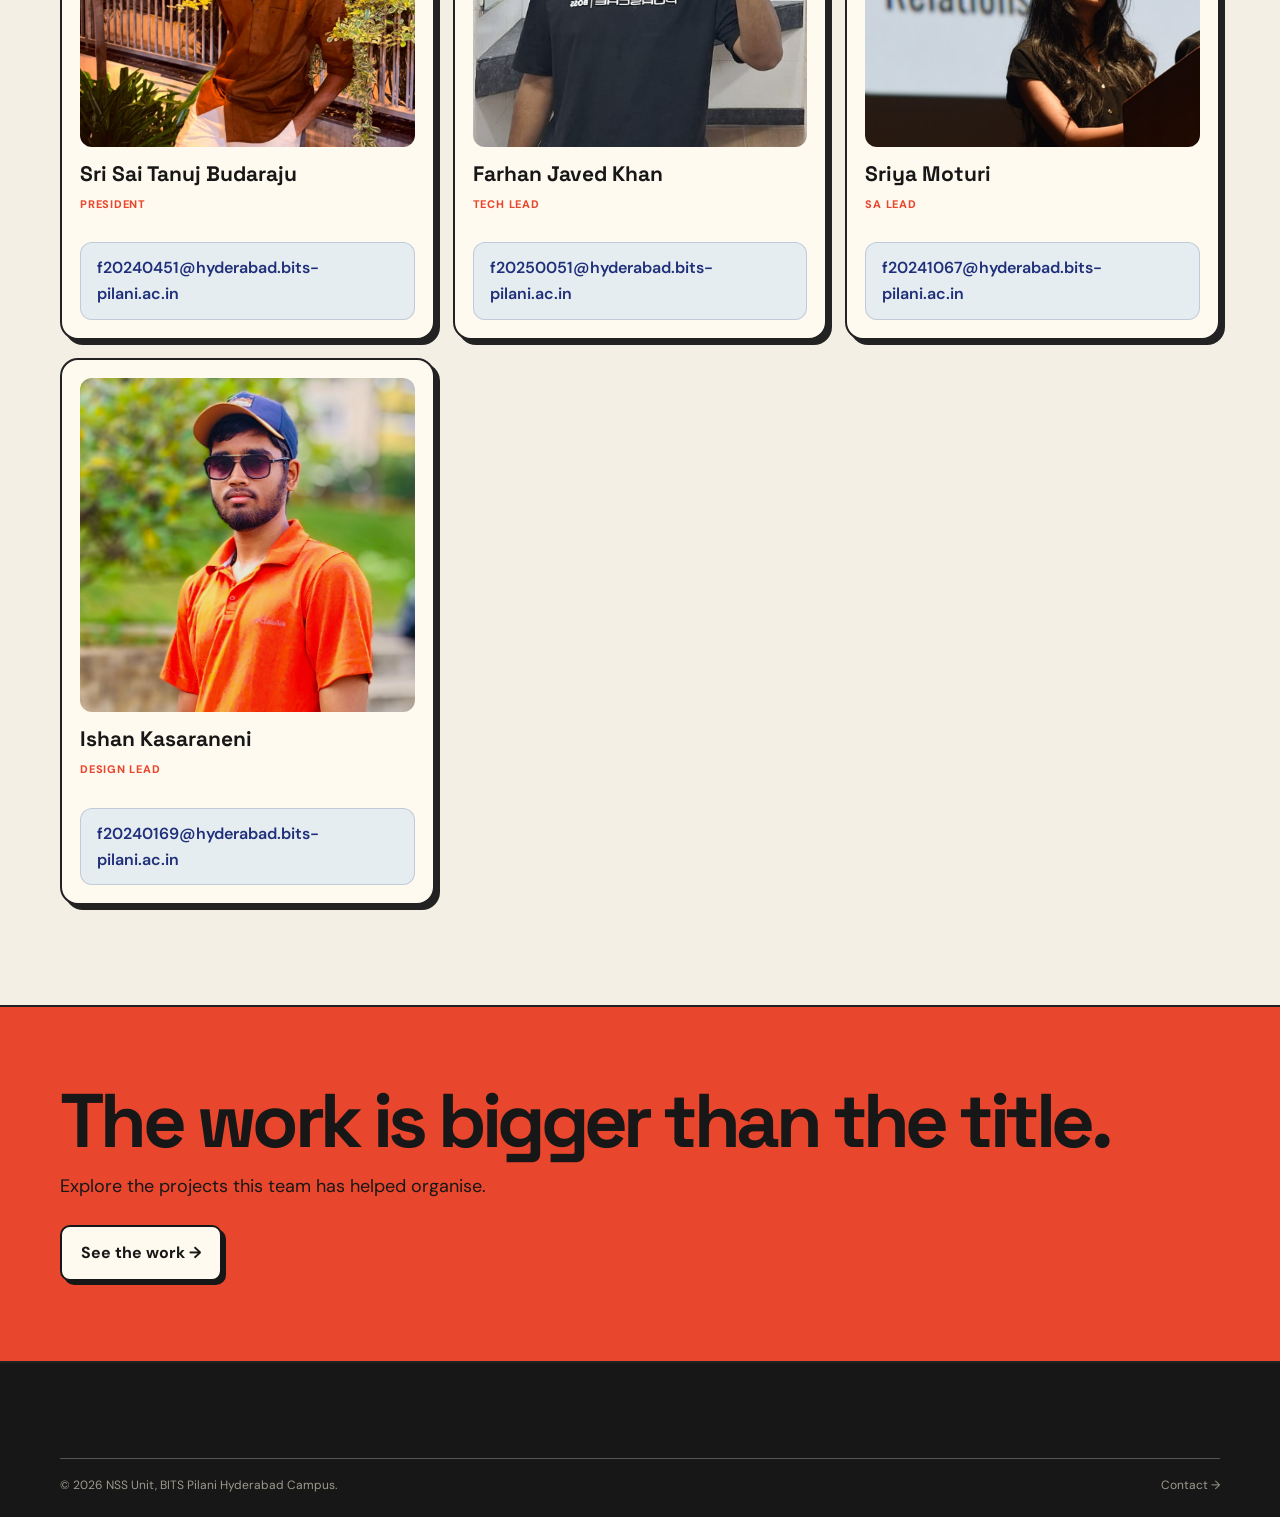
<file: redupdate15/team.html>
<!doctype html><html lang="en"><head><meta charset="utf-8"><meta name="viewport" content="width=device-width,initial-scale=1"><title>Team — NSS BITS Pilani Hyderabad</title><link rel="stylesheet" href="css/style.css"><style>
.person-card__email{display:inline-block;margin-top:18px;padding:12px 16px;border:1px solid rgba(32,48,111,.18);border-radius:12px;background:rgba(220,232,240,.72);color:#202f7a;font-weight:600;text-decoration:none;word-break:break-word;transition:transform .2s ease,background .2s ease}
.person-card__email:hover{transform:translateY(-2px);background:rgba(210,225,236,.95)}
</style></head><body>
<nav class="nav"><div class="nav__inner container"><a class="nav__brand" href="index.html"><img class="wheel-mark" src="images/nss-logo.png" alt="NSS emblem"><img class="college-mark" src="images/bits-pilani-logo.png" alt="BITS Pilani"><span class="nav__wordmark">NSS BITS Pilani<small>Hyderabad Campus · National Service Scheme</small></span></a><ul class="nav__links"><li><a href="index.html">Home</a></li><li><a href="about.html">About</a></li><li><a href="events.html">Events</a></li><li><a href="gallery.html">Gallery</a></li><li><a aria-current="page" href="team.html">Team</a></li><li><a href="contact.html">Contact</a></li></ul><button class="nav__toggle" aria-label="Menu" aria-expanded="false"><span></span><span></span><span></span></button></div></nav>
<header class="page-header"><div class="container"><p class="eyebrow">The people</p><h1>Small team. Big responsibility.</h1><p>The current POR structure supplied for NSS BITS Pilani Hyderabad Campus.</p></div></header>
<section class="section section--cream"><div class="container"><div class="section__head"><p class="eyebrow">Faculty</p><h2>Programme Coordinator</h2></div><div class="team-grid faculty"><article class="person-card reveal"><img class="person-card__photo" src="images/person-placeholder.png" alt="Programme Coordinator"><h3>Prof. Maya Vinai</h3><p class="person-card__role">Programme Coordinator</p></article></div></div></section>
<section class="section"><div class="container"><div class="section__head"><p class="eyebrow">Student leadership</p><h2>The current PORs.</h2></div><div class="team-grid">
<article class="person-card reveal"><img class="person-card__photo" src="images/nss-presi.jpeg" alt="Sri Sai Tanuj Budaraju"><h3>Sri Sai Tanuj Budaraju</h3><p class="person-card__role">President</p><a class="person-card__email" href="https://mail.google.com/mail/?view=cm&fs=1&to=f20240451@hyderabad.bits-pilani.ac.in" target="_blank" rel="noopener noreferrer">f20240451@hyderabad.bits-pilani.ac.in</a></article>
<article class="person-card reveal"><img class="person-card__photo" src="images/farhantechlead26.jpeg" alt="Farhan Javed Khan"><h3>Farhan Javed Khan</h3><p class="person-card__role">Tech Lead</p><a class="person-card__email" href="https://mail.google.com/mail/?view=cm&fs=1&to=f20250051@hyderabad.bits-pilani.ac.in" target="_blank" rel="noopener noreferrer">f20250051@hyderabad.bits-pilani.ac.in</a></article>
<article class="person-card reveal"><img class="person-card__photo" src="images/SA-lead.jpeg" alt="Sriya Moturi"><h3>Sriya Moturi</h3><p class="person-card__role">SA Lead</p><a class="person-card__email" href="https://mail.google.com/mail/?view=cm&fs=1&to=f20241067@hyderabad.bits-pilani.ac.in" target="_blank" rel="noopener noreferrer">f20241067@hyderabad.bits-pilani.ac.in</a></article>
<article class="person-card reveal"><img class="person-card__photo" src="images/NSSdesign-lead.jpeg" alt="Ishan Kasaraneni"><h3>Ishan Kasaraneni</h3><p class="person-card__role">Design Lead</p><a class="person-card__email" href="https://mail.google.com/mail/?view=cm&fs=1&to=f20240169@hyderabad.bits-pilani.ac.in" target="_blank" rel="noopener noreferrer">f20240169@hyderabad.bits-pilani.ac.in</a></article>
</div></div></section>
<section class="cta-band"><div class="container"><h2>The work is bigger than the title.</h2><p>Explore the projects this team has helped organise.</p><a class="btn btn--light" href="events.html">See the work →</a></div></section><footer class="footer"><div class="container"><div class="footer__bottom"><span>© <span id="year"></span> NSS Unit, BITS Pilani Hyderabad Campus.</span><a href="contact.html">Contact →</a></div></div></footer><script src="js/main.js"></script></body></html>
</file>
<file: redupdate15/css/style.css>
@import url('https://fonts.googleapis.com/css2?family=DM+Sans:wght@400;500;600;700&family=Space+Grotesk:wght@400;500;600;700&display=swap');
:root{--ink:#171717;--paper:#f4efe5;--cream:#fffaf0;--red:#e8462d;--yellow:#f4c84a;--green:#2f6b4f;--line:#222;--muted:#6b665d;--shadow:7px 7px 0 #171717;--radius:18px}
*{box-sizing:border-box}html{scroll-behavior:smooth}body{margin:0;background:var(--paper);color:var(--ink);font-family:'DM Sans',sans-serif;line-height:1.6}a{color:inherit;text-decoration:none}img{max-width:100%;display:block}.container{width:min(1160px,92%);margin:auto}.nav{position:sticky;top:0;z-index:20;background:rgba(244,239,229,.94);backdrop-filter:blur(12px);border-bottom:2px solid var(--line)}.nav__inner{min-height:78px;display:flex;align-items:center;gap:18px}.nav__brand{display:flex;align-items:center;gap:10px;margin-right:auto}.nav__brand .wheel-mark{width:43px;height:43px}.college-mark{width:42px;height:42px;object-fit:contain}.nav__wordmark{font-family:'Space Grotesk';font-weight:700;line-height:1}.nav__wordmark small{display:block;font-family:'DM Sans';font-size:10px;font-weight:500;letter-spacing:.08em;text-transform:uppercase;margin-top:5px}.nav__links{display:flex;gap:5px;list-style:none;margin:0;padding:0}.nav__links a{padding:10px 13px;border-radius:999px;font-weight:600;font-size:14px}.nav__links a:hover,.nav__links a[aria-current=page]{background:var(--ink);color:var(--cream)}.nav__toggle{display:none;background:none;border:0}.nav__toggle span{display:block;width:25px;height:2px;background:var(--ink);margin:5px}
.hero{min-height:calc(100vh - 78px);display:grid;place-items:center;padding:80px 0;position:relative;overflow:hidden;background:var(--red);border-bottom:2px solid var(--line)}.hero:before{content:'NSS';position:absolute;font-family:'Space Grotesk';font-size:clamp(180px,32vw,460px);font-weight:700;letter-spacing:-.08em;line-height:.7;color:rgba(255,250,240,.1);right:-4%;bottom:-1%}.hero__inner{position:relative;z-index:1;width:min(1160px,92%);margin:auto}.hero .eyebrow{color:var(--cream)}.eyebrow{font-size:12px;text-transform:uppercase;letter-spacing:.18em;font-weight:700;margin:0 0 18px}.hero h1{font-family:'Space Grotesk';font-size:clamp(56px,9vw,118px);line-height:.86;letter-spacing:-.075em;max-width:950px;margin:0 0 30px}.hero h1 em{font-style:normal;display:block;color:var(--cream);-webkit-text-stroke:1.5px var(--ink);text-shadow:5px 5px 0 var(--ink)}.hero p{font-size:19px;max-width:650px;margin:0 0 30px}.hero__ctas{display:flex;gap:12px;flex-wrap:wrap}.btn{display:inline-flex;align-items:center;justify-content:center;padding:13px 19px;border:2px solid var(--ink);font-weight:700;border-radius:10px;box-shadow:4px 4px 0 var(--ink);transition:.2s transform,.2s box-shadow}.btn:hover{transform:translate(3px,3px);box-shadow:1px 1px 0 var(--ink)}.btn--primary{background:var(--yellow)}.btn--dark{background:var(--ink);color:var(--cream)}.btn--light{background:var(--cream)}
.ticker{background:var(--ink);color:var(--cream);overflow:hidden;white-space:nowrap;border-bottom:2px solid var(--line)}.ticker__track{display:inline-block;padding:11px 0;font-family:'Space Grotesk';font-weight:700;letter-spacing:.08em;text-transform:uppercase;animation:marquee 24s linear infinite}.ticker__track span{margin:0 28px;color:var(--yellow)}@keyframes marquee{to{transform:translateX(-50%)}}
.stats{background:var(--yellow);border-bottom:2px solid var(--line)}.stats__grid{display:grid;grid-template-columns:repeat(4,1fr);max-width:1160px;margin:auto}.stat{padding:28px 24px;border-right:2px solid var(--line)}.stat:last-child{border:0}.stat__num{font-family:'Space Grotesk';font-size:46px;font-weight:700;line-height:1}.stat__label{font-size:12px;text-transform:uppercase;letter-spacing:.12em;margin-top:8px;font-weight:700}
.section{padding:100px 0}.section--dark{background:var(--ink);color:var(--cream)}.section--cream{background:var(--cream)}.section__head{margin-bottom:42px}.section__head h2{font-family:'Space Grotesk';font-size:clamp(38px,6vw,72px);line-height:.94;letter-spacing:-.06em;margin:0 0 16px;max-width:800px}.section__head p{max-width:690px;color:var(--muted)}.section--dark .section__head p{color:#bdb7ab}
.split{display:grid;grid-template-columns:1.2fr .8fr;gap:70px;align-items:center}.split__text h2{font-family:'Space Grotesk';font-size:clamp(42px,6vw,72px);line-height:.94;letter-spacing:-.06em;margin:0 0 24px}.split__text p{max-width:680px}.stamp{border:2px solid var(--ink);background:var(--yellow);aspect-ratio:1;border-radius:50%;display:grid;place-items:center;transform:rotate(-8deg);box-shadow:var(--shadow);padding:50px;text-align:center}.stamp img{width:58%;margin:auto}.stamp strong{font-family:'Space Grotesk';font-size:20px;text-transform:uppercase}
.grid-cards{display:grid;grid-template-columns:repeat(3,1fr);gap:18px}.card{border:2px solid var(--line);background:var(--cream);border-radius:var(--radius);padding:28px;min-height:220px;box-shadow:5px 5px 0 var(--line);transition:.25s transform,.25s box-shadow}.card:hover{transform:translateY(-7px) rotate(-.5deg);box-shadow:9px 12px 0 var(--line)}.card:nth-child(3n+2){background:#e9ead8}.card:nth-child(3n+3){background:#f7dfd5}.card h3{font-family:'Space Grotesk';font-size:24px;line-height:1.05;margin:22px 0 10px}.card p{color:var(--muted);font-size:15px}.card__icon{width:40px;height:40px}
.event-preview-grid{display:grid;grid-template-columns:repeat(3,1fr);gap:18px}.event-preview-card{border:2px solid var(--line);background:var(--cream);border-radius:var(--radius);overflow:hidden;box-shadow:5px 5px 0 var(--line);transition:.25s transform}.event-preview-card:hover{transform:translateY(-6px)}.event-preview-card__image{aspect-ratio:4/3;object-fit:cover;width:100%;filter:saturate(.9) contrast(1.05)}.event-preview-card__date{padding:18px 20px 0;font-family:'Space Grotesk';font-weight:700;color:var(--red);font-size:13px;text-transform:uppercase}.event-preview-card__body{padding:8px 20px 22px}.event-preview-card h3{font-family:'Space Grotesk';font-size:24px;line-height:1.05;margin:0 0 9px}.event-preview-card p{color:var(--muted);margin:0}
.page-header{padding:90px 0 70px;background:var(--green);color:var(--cream);border-bottom:2px solid var(--line)}.page-header h1{font-family:'Space Grotesk';font-size:clamp(52px,8vw,100px);line-height:.88;letter-spacing:-.07em;max-width:900px;margin:0 0 20px}.page-header p{max-width:680px;font-size:18px;color:#e8e3d8}
.timeline-note{border-left:8px solid var(--red);padding:5px 0 5px 24px;font-size:22px;font-weight:500;margin-bottom:28px}.badge-explainer{display:grid;grid-template-columns:260px 1fr;gap:55px;align-items:center}.badge-explainer .wheel-mark{width:220px;height:220px;margin:auto}.badge-explainer ul{margin:0;padding:0;list-style:none;display:grid;gap:17px}.badge-explainer li{padding:18px;border-bottom:2px solid var(--line)}.badge-explainer strong{display:block;font-family:'Space Grotesk';font-size:20px}
.gallery-grid{columns:3 280px;column-gap:18px}.gallery-tile{break-inside:avoid;margin:0 0 18px;border:2px solid var(--line);border-radius:15px;overflow:hidden;background:var(--cream);box-shadow:4px 4px 0 var(--line);position:relative;transition:.25s transform}.gallery-tile:hover{transform:rotate(-1deg) translateY(-4px)}.gallery-tile img{width:100%;filter:saturate(.88) contrast(1.05);transition:.4s transform}.gallery-tile:hover img{transform:scale(1.04)}.gallery-tile__cap{display:block;padding:13px 15px;font-weight:700;font-size:14px}.gallery-note{padding:16px 20px;background:var(--yellow);border:2px solid var(--line);border-radius:12px;margin-bottom:35px}
.team-grid{display:grid;grid-template-columns:repeat(3,1fr);gap:18px}.person-card{border:2px solid var(--line);background:var(--cream);border-radius:18px;padding:18px;box-shadow:5px 5px 0 var(--line);transition:.25s transform}.person-card:hover{transform:translateY(-6px)}.person-card__photo{width:100%;aspect-ratio:1/1;object-fit:cover;border-radius:12px;background:#ddd}.person-card h3{font-family:'Space Grotesk';font-size:21px;line-height:1.05;margin:16px 0 5px}.person-card__role{color:var(--red);font-weight:800;text-transform:uppercase;letter-spacing:.07em;font-size:11px}.bio{color:var(--muted);font-size:14px}.faculty{max-width:370px}
.contact-grid{display:grid;grid-template-columns:.8fr 1.2fr;gap:50px}.contact-info h3{font-family:'Space Grotesk';font-size:21px;margin:0 0 3px}.contact-info p{margin:0 0 28px;color:var(--muted)}.contact-form{background:var(--cream);border:2px solid var(--line);padding:30px;border-radius:18px;box-shadow:7px 7px 0 var(--line)}.form-field{margin-bottom:18px}.form-field label{display:block;font-weight:700;font-size:13px;margin-bottom:6px}.form-field input,.form-field textarea{width:100%;border:2px solid var(--line);background:#fffdf8;padding:12px 13px;border-radius:9px;font:inherit}.form-field textarea{min-height:150px;resize:vertical}.form-status{font-weight:700}
.cta-band{background:var(--red);border-top:2px solid var(--line);border-bottom:2px solid var(--line);padding:80px 0}.cta-band h2{font-family:'Space Grotesk';font-size:clamp(40px,6vw,76px);line-height:.9;letter-spacing:-.06em;margin:0 0 16px}.cta-band p{font-size:18px;margin:0 0 25px}.footer{background:var(--ink);color:var(--cream);padding:55px 0 22px}.footer__top{display:grid;grid-template-columns:1.5fr 1fr 1fr;gap:40px}.footer__brand{display:flex;gap:10px;align-items:center;font-family:'Space Grotesk';font-weight:700;font-size:20px}.footer__brand .wheel-mark{width:42px}.footer h4{margin:0 0 12px;color:var(--yellow);font-family:'Space Grotesk'}.footer ul{list-style:none;padding:0;margin:0;display:grid;gap:7px;color:#c9c3b8}.motto{font-family:'Space Grotesk';font-size:26px;margin:16px 0}.footer__bottom{border-top:1px solid #555;margin-top:40px;padding-top:17px;display:flex;justify-content:space-between;color:#9f998e;font-size:12px}
.reveal{opacity:0;transform:translateY(22px);transition:opacity .7s ease,transform .7s ease}.reveal.is-visible{opacity:1;transform:none}@media(max-width:850px){.nav__links{display:none}.nav__toggle{display:block}.nav__links.open{position:absolute;display:grid;left:0;right:0;top:78px;background:var(--paper);padding:14px;border-bottom:2px solid var(--line)}.stats__grid{grid-template-columns:repeat(2,1fr)}.stat:nth-child(2){border-right:0}.stat:nth-child(-n+2){border-bottom:2px solid var(--line)}.split,.contact-grid{grid-template-columns:1fr;gap:35px}.grid-cards,.event-preview-grid,.team-grid{grid-template-columns:1fr 1fr}.badge-explainer{grid-template-columns:1fr}.footer__top{grid-template-columns:1fr 1fr}.footer__top>div:first-child{grid-column:1/-1}}@media(max-width:560px){.hero{min-height:calc(100vh - 78px)}.hero h1{font-size:57px}.section{padding:70px 0}.grid-cards,.event-preview-grid,.team-grid{grid-template-columns:1fr}.stats__grid{grid-template-columns:1fr 1fr}.stat{padding:20px 14px}.stat__num{font-size:34px}.footer__top{grid-template-columns:1fr}.footer__bottom{display:grid;gap:8px}.page-header{padding:65px 0 55px}}
@media(prefers-reduced-motion:reduce){*,*:before,*:after{scroll-behavior:auto!important;animation:none!important;transition:none!important}}
</file>
